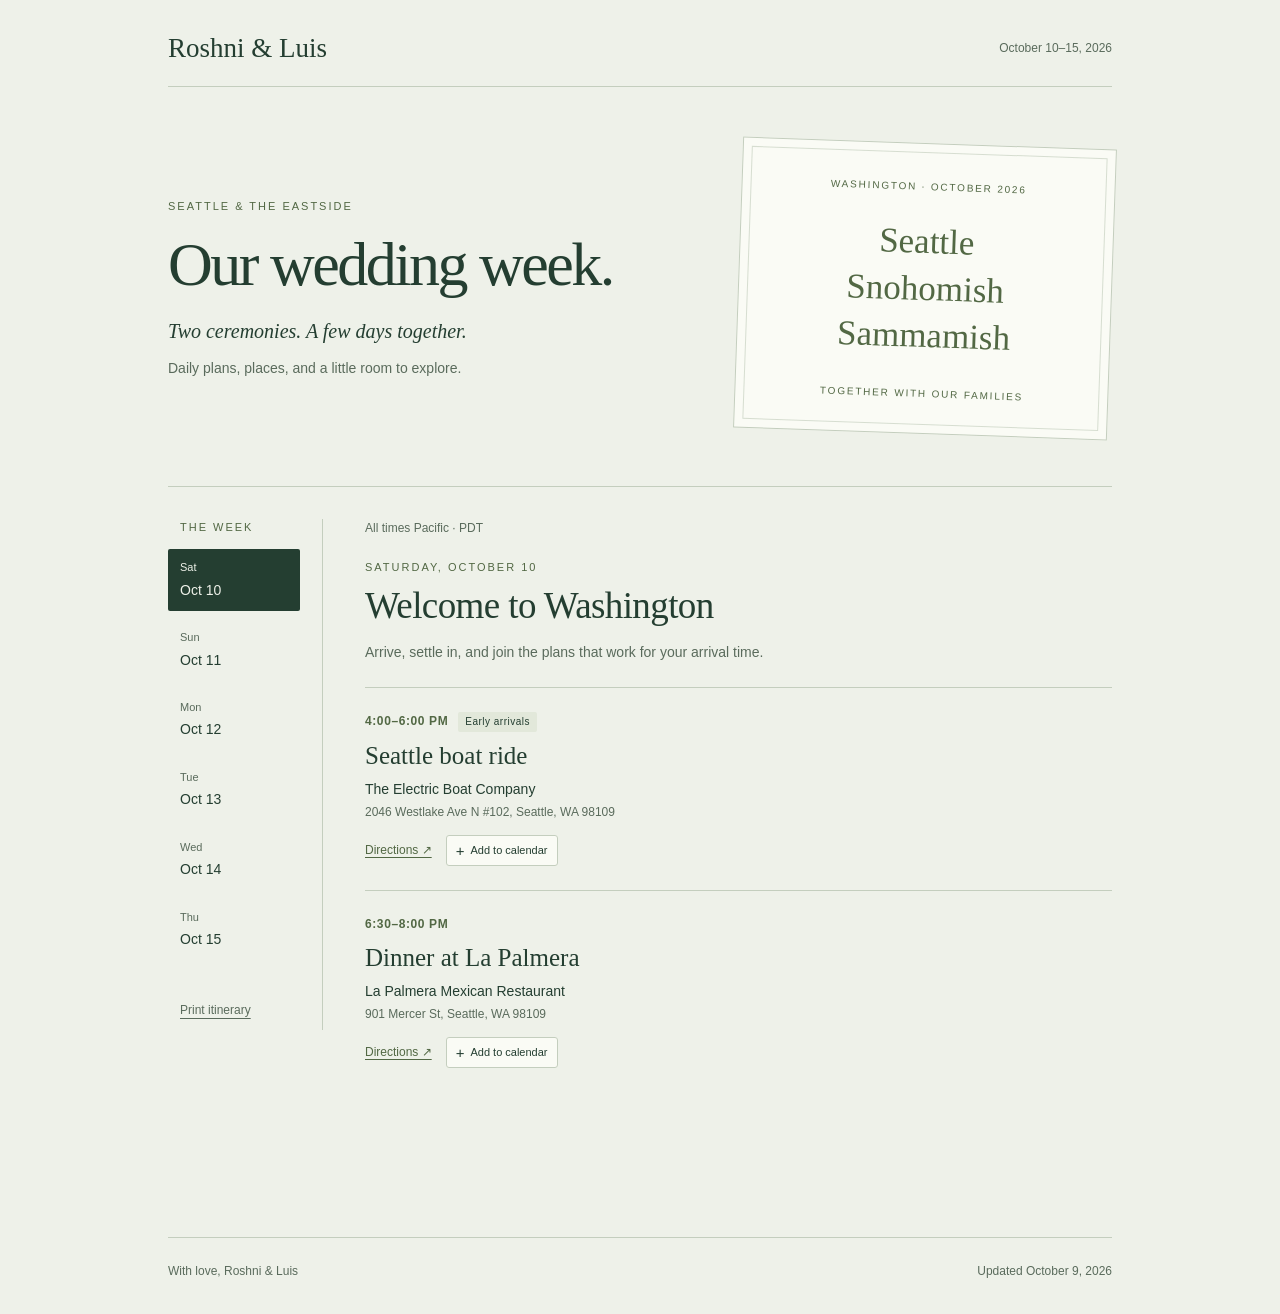
<file: index.html>
<!doctype html>
<html lang="en">
<head>
  <meta charset="utf-8">
  <meta name="viewport" content="width=device-width, initial-scale=1">
  <meta name="theme-color" content="#243e31">
  <meta name="description" content="Roshni and Luis's wedding week. October 10–15, 2026, in Seattle and the Eastside. Daily plans, venues, calendar links, and a Maui honeymoon postcard for our family.">
  <title>Roshni &amp; Luis · Wedding Week</title>
  <link rel="stylesheet" href="styles.css?v=bb5bc34205af">
  <script src="maui.js?v=7e903fc1192d" defer></script>
  <script src="app.js?v=ae8e8ac9362f" defer></script>
</head>
<body>
  <a class="skip-link" href="#itinerary">Skip to itinerary</a>
  <div class="site-shell">
    <header class="site-header"><a class="wordmark" href="#">Roshni &amp; Luis</a><span>October 10–15, 2026</span></header>
    <section class="hero" aria-labelledby="page-title">
      <div class="hero-copy"><p class="eyebrow">Seattle &amp; the Eastside</p><h1 id="page-title">Our wedding week.</h1><p class="welcome">Two ceremonies. A few days together.</p><p class="intro">Daily plans, places, and a little room to explore.</p></div>
      <div class="postcard" aria-label="Celebrating in Seattle, Snohomish, and Sammamish"><span class="postcard-label">Washington · October 2026</span><div class="postcard-places">Seattle<br>Snohomish<br>Sammamish</div><span class="postcard-foot">Together with our families</span></div>
    </section>
    <main class="journal" id="itinerary">
      <nav class="day-nav" aria-label="Wedding itinerary dates"><p class="nav-label">The week</p><div id="date-links"></div><button type="button" class="print-button" id="print-button">Print itinerary</button></nav>
      <div class="day-content"><div class="time-note">All times Pacific · PDT</div><div id="day-panels"></div></div>
    </main>
    <footer class="site-footer"><span>With love, Roshni &amp; Luis</span><span>Updated October 9, 2026</span></footer>
  </div>
  <noscript><p class="noscript-note">Enable JavaScript to see the daily itinerary and calendar links.</p></noscript>
</body>
</html>
</file>
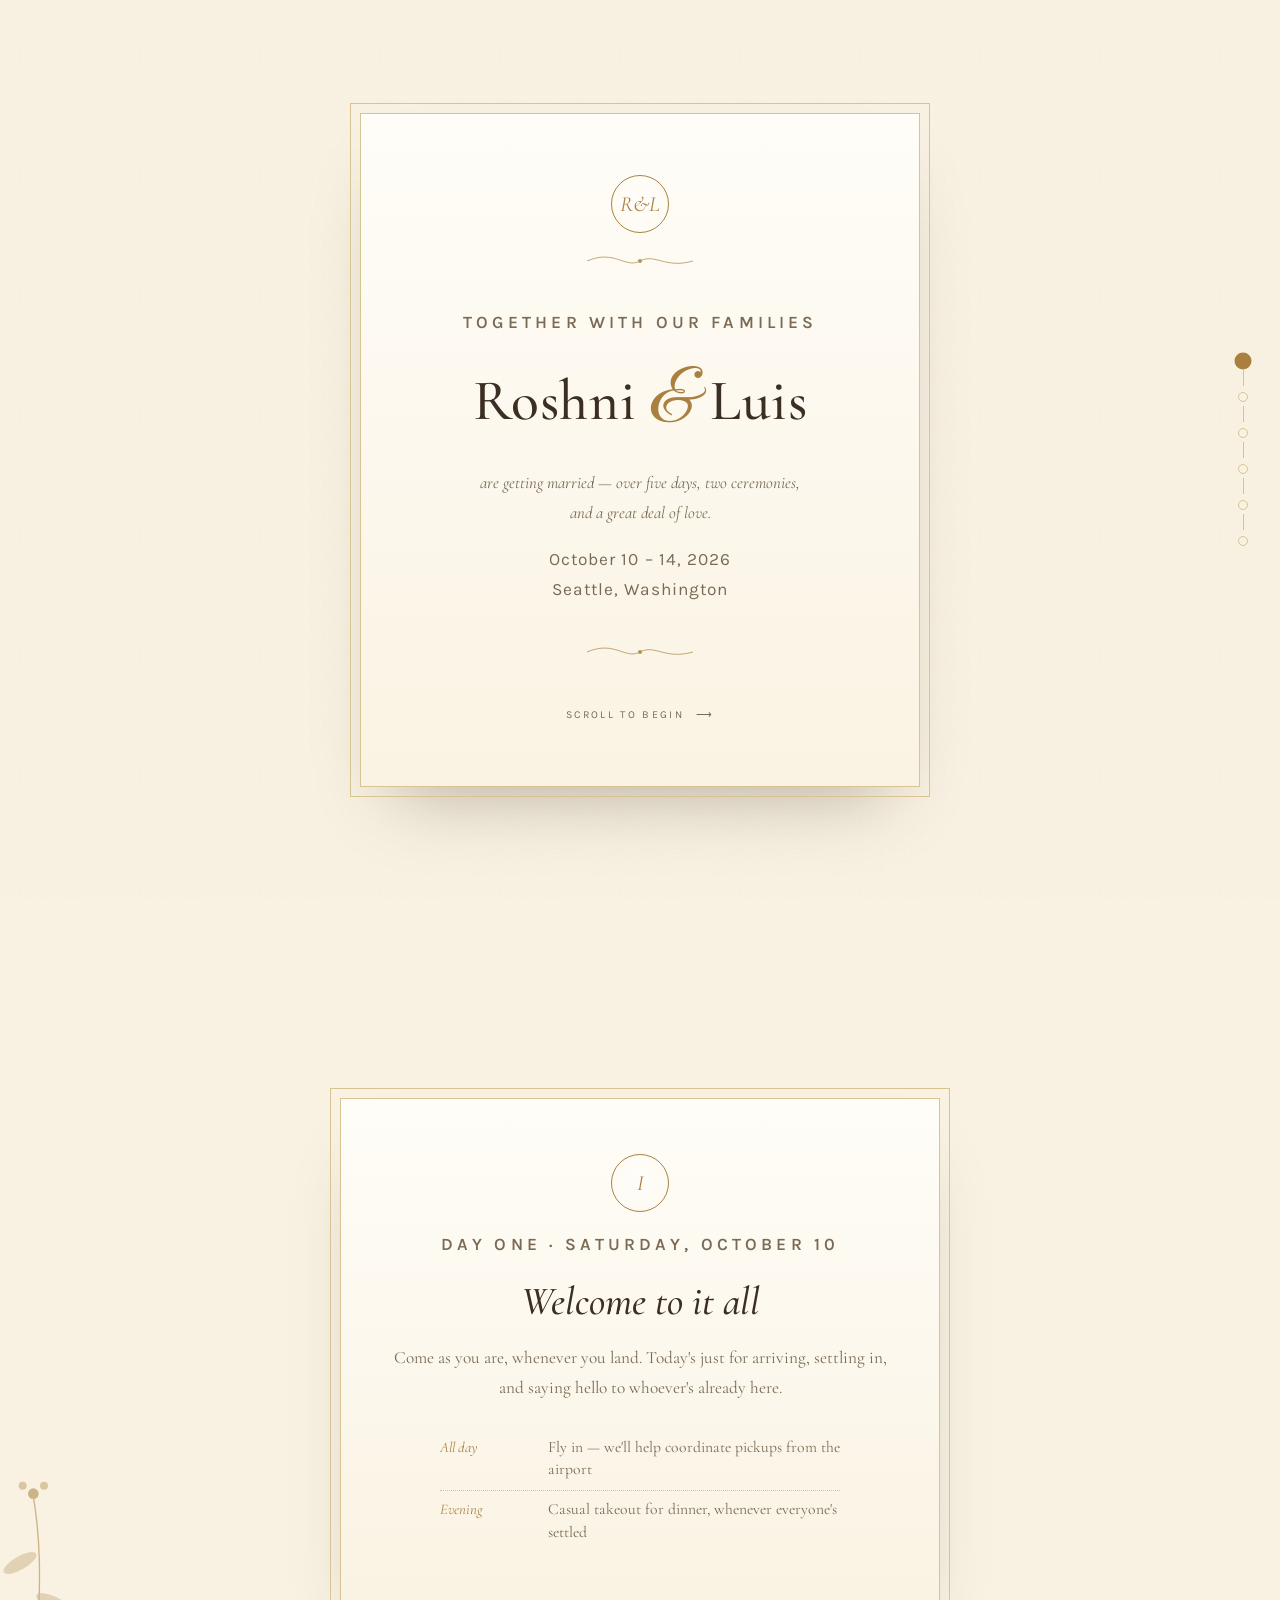
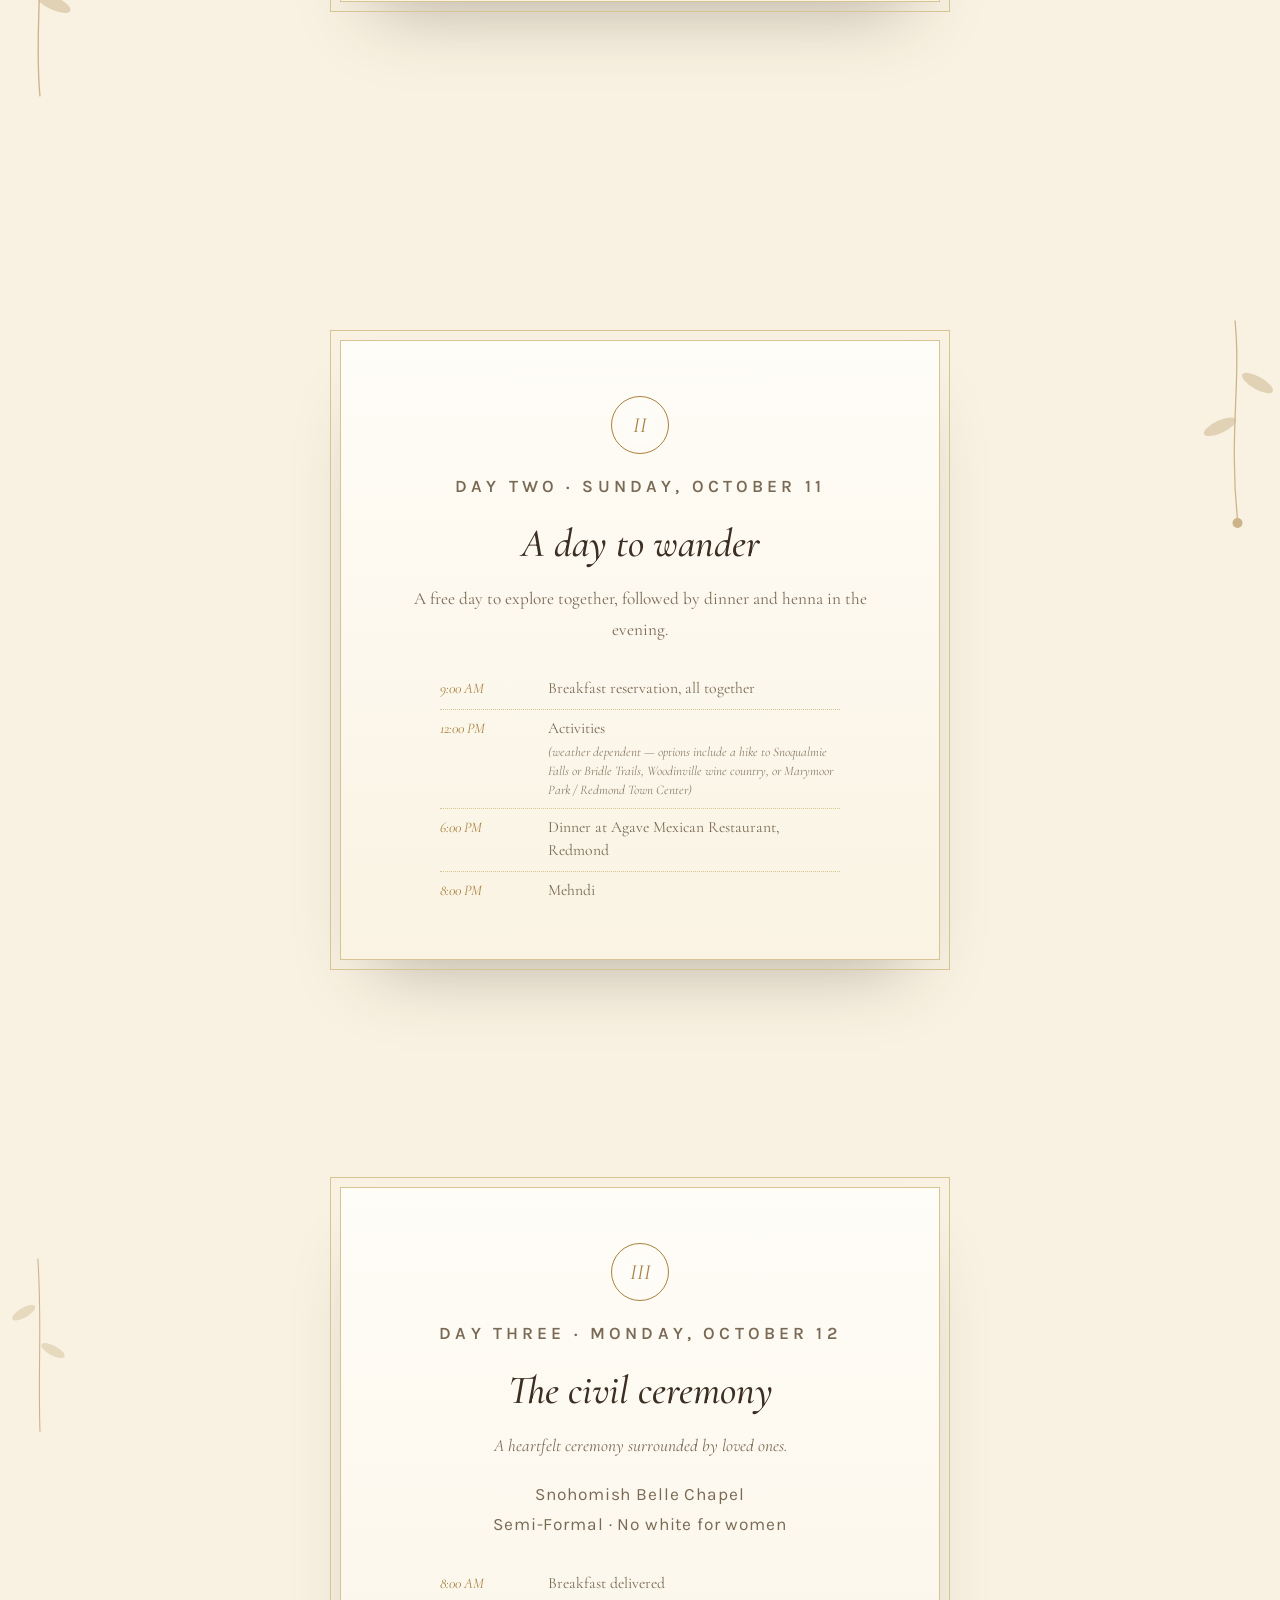
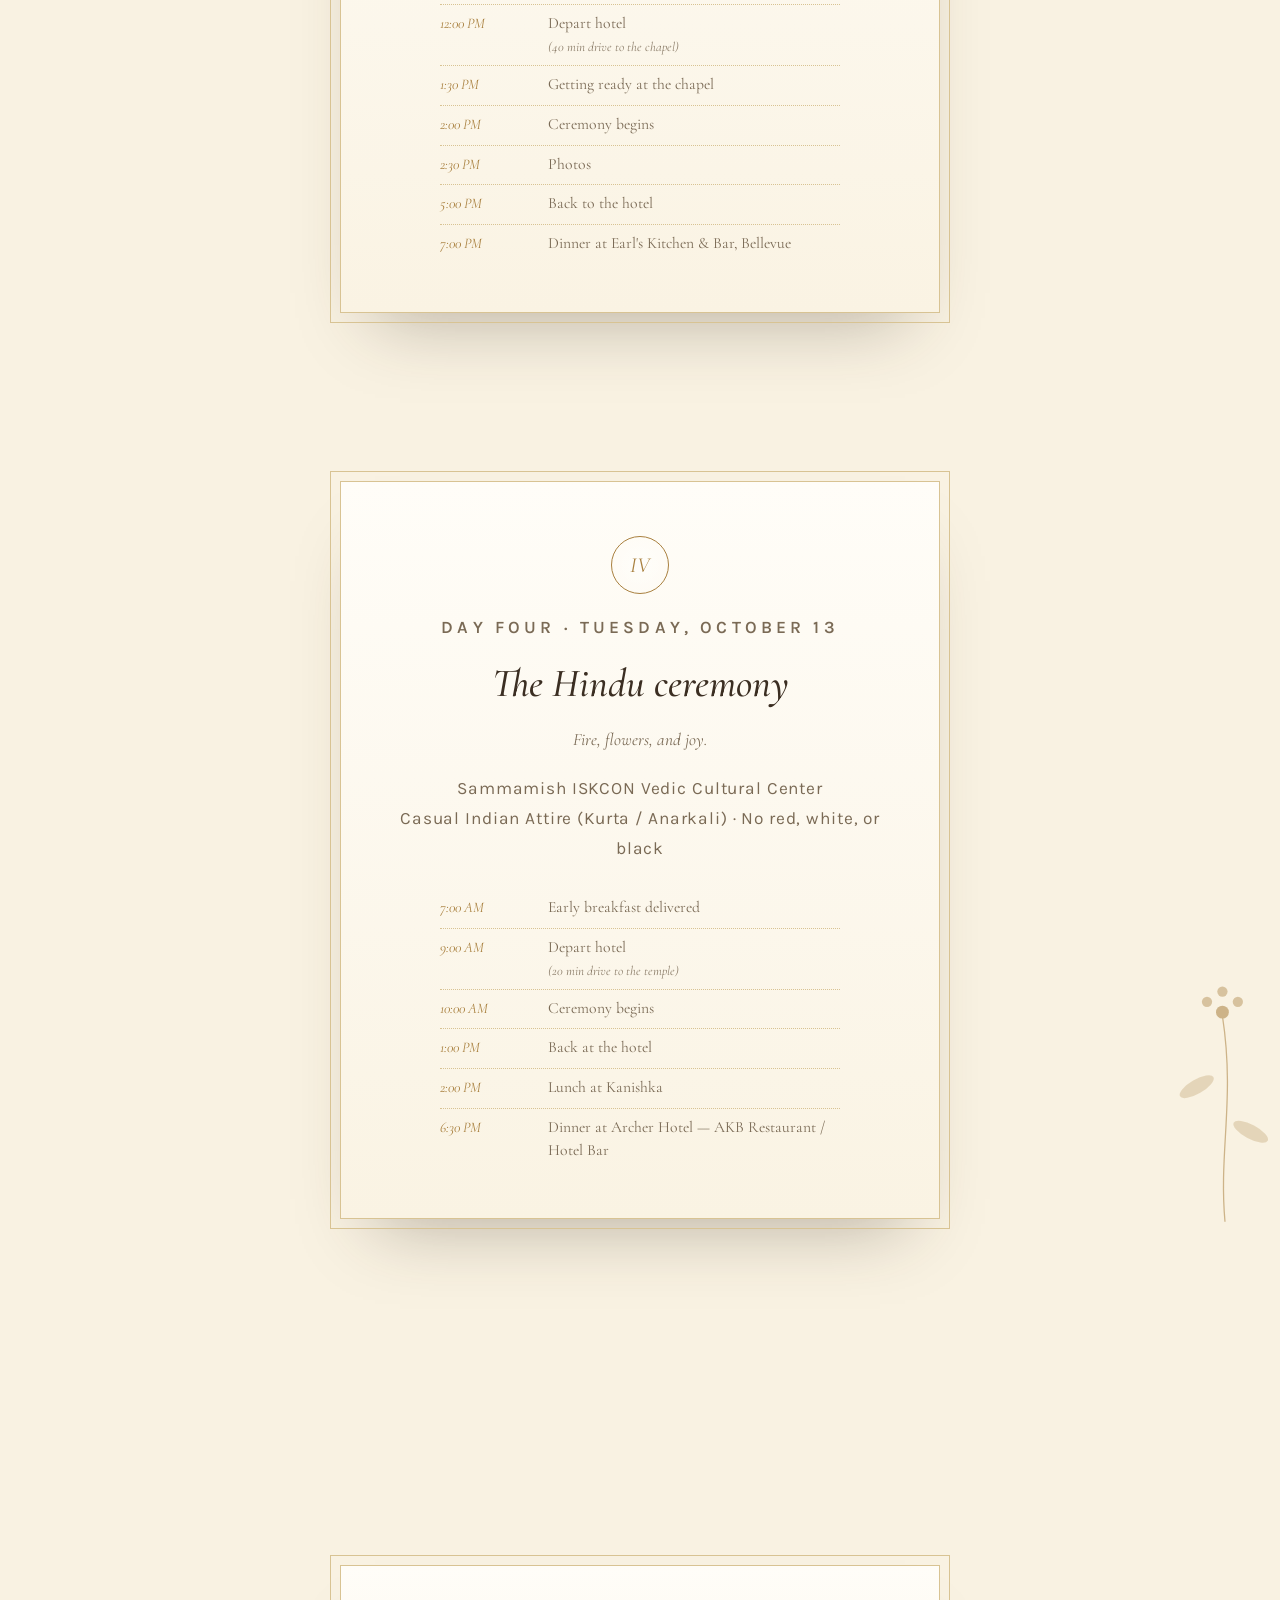
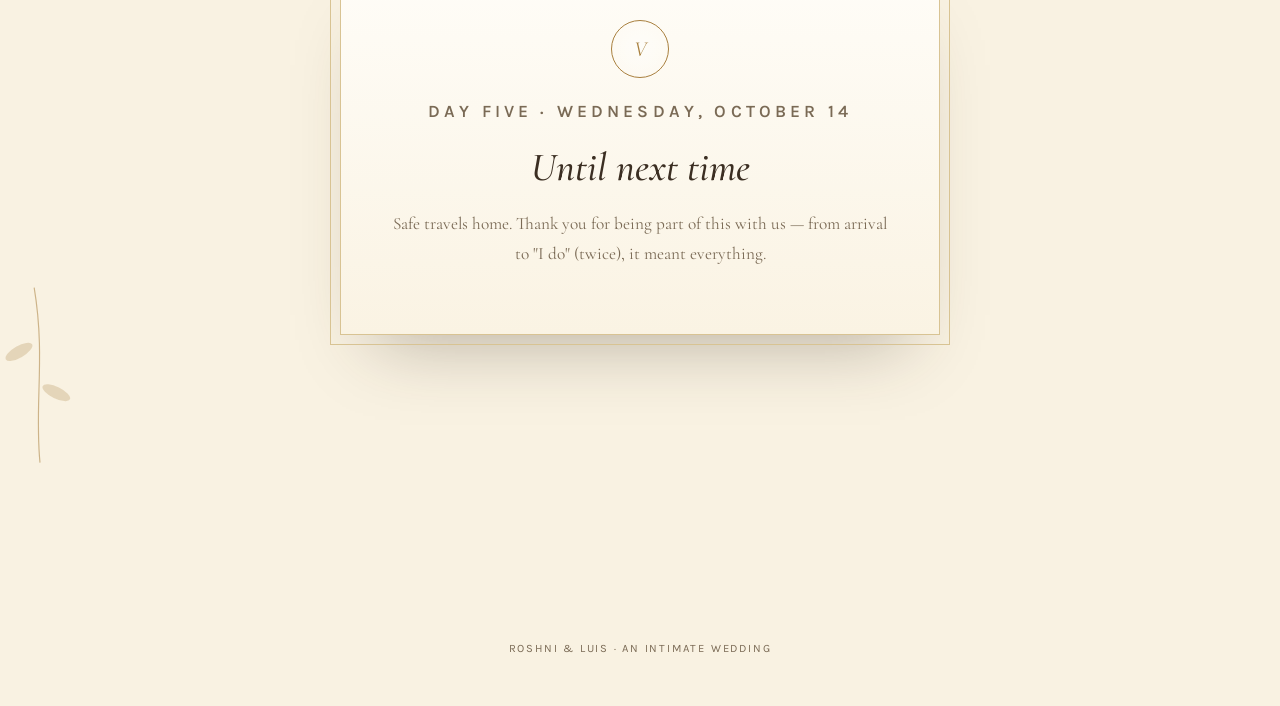
<file: Roshni-and-Luis-Wedding-Invite.html>
<!DOCTYPE html>
<html lang="en">
<head>
<meta charset="UTF-8">
<meta name="viewport" content="width=device-width, initial-scale=1.0">
<title>Roshni & Luis — An Invitation</title>
<link rel="preconnect" href="https://fonts.googleapis.com">
<link rel="preconnect" href="https://fonts.gstatic.com" crossorigin>
<link href="https://fonts.googleapis.com/css2?family=Cormorant+Garamond:ital,wght@0,300;0,400;0,500;0,600;1,400;1,500&family=Great+Vibes&family=Karla:wght@400;500;600&display=swap" rel="stylesheet">
<style>
  :root{
    --paper: #f9f2e2;
    --card-a: #fffdf8;
    --card-b: #faf3e3;
    --ink: #3b2e22;
    --ink-soft: #7a6a55;
    --gold: #a9803f;
    --gold-light: #d8c393;
    --marigold: #c97d2e;
    --ochre: #a8672a;
    --teal: #2e4a44;
    --sindoor: #8c2f3b;
    --plum: #5b4b6e;
  }

  *{box-sizing:border-box;}
  html{scroll-snap-type:y mandatory; scroll-behavior:smooth;}
  body{
    margin:0;
    font-family:'Cormorant Garamond', serif;
    background:var(--paper);
    color:var(--ink);
    overflow-x:hidden;
  }

  /* fine paper grain, uniform across the whole invite */
  body::before{
    content:"";
    position:fixed; inset:0;
    z-index:1;
    pointer-events:none;
    opacity:0.5;
    background-image:url("data:image/svg+xml;utf8,<svg xmlns='http://www.w3.org/2000/svg' width='120' height='120'><filter id='n'><feTurbulence type='fractalNoise' baseFrequency='0.9' numOctaves='2' stitchTiles='stitch'/></filter><rect width='100%25' height='100%25' filter='url(%23n)' opacity='0.05'/></svg>");
  }

  h1,h2{margin:0; font-weight:500;}
  .script{font-family:'Great Vibes', cursive; font-weight:400;}

  .eyebrow{
    font-family:'Karla', sans-serif;
    font-weight:600;
    letter-spacing:0.24em;
    text-transform:uppercase;
    font-size:0.68rem;
    color:var(--ink-soft);
  }

  section{
    min-height:100svh;
    scroll-snap-align:start;
    display:flex;
    align-items:center;
    justify-content:center;
    position:relative;
    padding: 5rem 6vw;
    z-index:2;
  }

  /* ---------- card frame ---------- */
  .card{
    position:relative;
    max-width:600px;
    width:100%;
    background:linear-gradient(180deg, var(--card-a), var(--card-b));
    border:1px solid var(--gold-light);
    outline:1px solid var(--gold-light);
    outline-offset:9px;
    padding:3.4rem 3rem 3rem;
    text-align:center;
    box-shadow:0 40px 70px -35px rgba(59,46,34,0.35);
    opacity:0;
    transform:translateY(22px);
    transition:opacity 1s cubic-bezier(.2,.7,.2,1), transform 1s cubic-bezier(.2,.7,.2,1);
  }
  section.in-view .card{opacity:1; transform:translateY(0);}

  .seal{
    width:58px; height:58px;
    border-radius:50%;
    border:1px solid var(--gold);
    display:flex; align-items:center; justify-content:center;
    margin:0 auto 1.1rem;
    font-family:'Cormorant Garamond', serif;
    font-style:italic;
    font-size:1.35rem;
    color:var(--gold);
    background:radial-gradient(circle, rgba(255,255,255,0.5), transparent 70%);
  }

  .ornament{
    width:110px;
    margin:0 auto;
    color:var(--dot, var(--gold));
    opacity:0.85;
  }
  .ornament.top{margin-bottom:0.9rem;}
  .ornament.bottom{margin-top:1.3rem;}

  .card h2{
    font-size:clamp(1.9rem, 4.4vw, 2.5rem);
    font-style:italic;
    margin-top:0.5rem;
  }
  .card p{
    font-size:1.08rem;
    line-height:1.75;
    color:var(--ink-soft);
    margin-top:1.1rem;
  }
  .detail-note{
    display:inline-block;
    margin-top:1.6rem;
    font-family:'Karla', sans-serif;
    font-size:0.74rem;
    letter-spacing:0.08em;
    color:var(--dot, var(--gold));
    border-top:1px solid var(--gold-light);
    padding-top:0.9rem;
  }

  .meta{
    margin-top:0.7rem;
    font-family:'Karla', sans-serif;
    font-size:0.72rem;
    letter-spacing:0.06em;
    color:var(--dot, var(--gold));
    line-height:1.6;
  }
  .meta span{display:block;}

  .tagline-small{
    font-style:italic;
    font-size:1rem;
    color:var(--ink-soft);
    margin-top:0.4rem;
  }
  .meta-line{
    font-family:'Karla', sans-serif;
    font-size:0.7rem;
    letter-spacing:0.05em;
    color:var(--dot, var(--gold));
    margin-top:0.9rem;
    line-height:1.7;
  }
  .meta-line span{display:block;}

  .schedule{
    text-align:left;
    max-width:400px;
    margin:1.6rem auto 0;
  }
  .schedule .row{
    display:flex;
    gap:1rem;
    align-items:baseline;
    padding:0.5rem 0;
    border-bottom:1px dotted var(--gold-light);
  }
  .schedule .row:last-child{border-bottom:none;}
  .schedule .time{
    font-style:italic;
    color:var(--gold);
    font-size:0.92rem;
    width:92px;
    flex-shrink:0;
  }
  .schedule .event{
    font-size:0.98rem;
    color:var(--ink-soft);
    line-height:1.45;
  }
  .schedule .event em{
    display:block;
    font-style:italic;
    font-size:0.82rem;
    opacity:0.85;
    margin-top:0.15rem;
  }

  .sprig{position:absolute; z-index:0; color:var(--gold); opacity:0.55;}

  /* ---------- day accent colors ---------- */
  #day1{--dot: var(--marigold);}
  #day2{--dot: var(--ochre);}
  #day3{--dot: var(--teal);}
  #day4{--dot: var(--sindoor);}
  #day5{--dot: var(--plum);}

  /* ---------- hero ---------- */
  #hero .card{max-width:560px; padding:3.8rem 3rem 3.2rem;}
  #hero .amp{color:var(--gold); font-size:1.3em;}
  #hero h1{
    font-size:clamp(2.4rem, 7vw, 3.6rem);
    letter-spacing:0.01em;
  }
  #hero .tagline{
    font-size:1.05rem;
    color:var(--ink-soft);
    margin-top:1.2rem;
    font-style:italic;
  }
  #hero .scroll-cue{
    margin-top:2.4rem;
    font-family:'Karla', sans-serif;
    font-size:0.66rem;
    letter-spacing:0.22em;
    text-transform:uppercase;
    color:var(--ink-soft);
  }
  #hero .scroll-cue span{display:inline-block; margin-left:0.4rem; animation:bob 2.6s ease-in-out infinite;}
  @keyframes bob{0%,100%{transform:translateY(0);}50%{transform:translateY(5px);}}

  /* ---------- garland nav ---------- */
  nav.garland{
    position:fixed; z-index:50;
    right:2rem; top:50%; transform:translateY(-50%);
    display:flex; flex-direction:column; align-items:center;
  }
  nav.garland .thread{width:1px; flex:1; min-height:16px; background:var(--gold-light);}
  nav.garland button{
    -webkit-appearance:none; appearance:none;
    background:var(--paper);
    border:1px solid var(--gold-light);
    width:10px; height:10px; border-radius:50%;
    padding:0; cursor:pointer; position:relative; flex-shrink:0;
    transition:transform .4s ease, background .4s ease, border-color .4s ease;
  }
  nav.garland button::after{
    content:attr(data-label);
    position:absolute; right:20px; top:50%; transform:translateY(-50%);
    font-family:'Cormorant Garamond', serif; font-style:italic;
    font-size:0.85rem; color:var(--ink-soft);
    white-space:nowrap; opacity:0; pointer-events:none; transition:opacity .25s ease;
  }
  nav.garland button:hover::after{opacity:1;}
  nav.garland button.active{
    transform:scale(1.7);
    background:var(--dot, var(--gold));
    border-color:var(--dot, var(--gold));
  }

  @media (max-width:760px){
    nav.garland{
      right:auto; left:0; top:0; transform:none;
      flex-direction:row; width:100%; padding:0.9rem 6vw;
      background:linear-gradient(var(--paper) 55%, transparent);
    }
    nav.garland .thread{width:auto; height:1px; flex:1; min-height:0;}
    nav.garland button::after{display:none;}
    section{padding:5rem 6vw 3rem;}
    .card{padding:2.6rem 1.8rem 2.4rem;}
  }

  footer{
    position:relative; z-index:2;
    text-align:center; padding:2.6rem 6vw 3.2rem;
    font-family:'Karla', sans-serif;
    font-size:0.7rem; letter-spacing:0.16em; text-transform:uppercase;
    color:var(--ink-soft);
  }

  @media (prefers-reduced-motion: reduce){
    html{scroll-behavior:auto;}
    .card{transition:none; opacity:1; transform:none;}
    #hero .scroll-cue span{animation:none;}
  }
</style>
</head>
<body>

<nav class="garland" aria-label="Wedding day navigation">
  <a href="#hero"><button data-label="Welcome" data-target="hero"></button></a>
  <div class="thread"></div>
  <a href="#day1"><button data-label="Day One" data-target="day1"></button></a>
  <div class="thread"></div>
  <a href="#day2"><button data-label="Day Two" data-target="day2"></button></a>
  <div class="thread"></div>
  <a href="#day3"><button data-label="Day Three" data-target="day3"></button></a>
  <div class="thread"></div>
  <a href="#day4"><button data-label="Day Four" data-target="day4"></button></a>
  <div class="thread"></div>
  <a href="#day5"><button data-label="Day Five" data-target="day5"></button></a>
</nav>

<section id="hero">
  <div class="card">
    <div class="seal">R&amp;L</div>
    <svg class="ornament top" viewBox="0 0 110 20" fill="none" xmlns="http://www.w3.org/2000/svg">
      <path d="M2 10 C 30 -2, 40 18, 55 10 C 70 2, 80 18, 108 10" stroke="currentColor" stroke-width="0.8"/>
      <circle cx="55" cy="10" r="2" fill="currentColor"/>
    </svg>
    <p class="eyebrow">Together with our families</p>
    <h1>Roshni <span class="script amp">&amp;</span> Luis</h1>
    <p class="tagline">are getting married — over five days, two ceremonies,<br>and a great deal of love.</p>
    <p class="meta" style="margin-top:1rem;"><span>October 10 – 14, 2026</span><span>Seattle, Washington</span></p>
    <svg class="ornament bottom" viewBox="0 0 110 20" fill="none" xmlns="http://www.w3.org/2000/svg">
      <path d="M2 10 C 30 -2, 40 18, 55 10 C 70 2, 80 18, 108 10" stroke="currentColor" stroke-width="0.8"/>
      <circle cx="55" cy="10" r="2" fill="currentColor"/>
    </svg>
    <p class="scroll-cue">Scroll to begin <span>&#10230;</span></p>
  </div>
</section>

<section id="day1">
  <svg class="sprig" style="width:160px; left:-40px; bottom:10%;" viewBox="0 0 120 200" fill="none" xmlns="http://www.w3.org/2000/svg">
    <path d="M60 190 C 55 140, 65 100, 55 40" stroke="currentColor" stroke-width="1"/>
    <ellipse cx="45" cy="90" rx="14" ry="5" transform="rotate(-30 45 90)" fill="currentColor" opacity="0.5"/>
    <ellipse cx="70" cy="120" rx="14" ry="5" transform="rotate(25 70 120)" fill="currentColor" opacity="0.5"/>
    <circle cx="55" cy="38" r="4" fill="currentColor"/>
    <circle cx="47" cy="32" r="3" fill="currentColor" opacity="0.7"/>
    <circle cx="63" cy="32" r="3" fill="currentColor" opacity="0.7"/>
  </svg>
  <div class="card">
    <div class="seal">I</div>
    <p class="eyebrow">Day One &middot; Saturday, October 10</p>
    <h2>Welcome to it all</h2>
    <p>Come as you are, whenever you land. Today's just for arriving, settling in, and saying hello to whoever's already here.</p>
    <div class="schedule">
      <div class="row"><div class="time">All day</div><div class="event">Fly in — we'll help coordinate pickups from the airport</div></div>
      <div class="row"><div class="time">Evening</div><div class="event">Casual takeout for dinner, whenever everyone's settled</div></div>
    </div>
  </div>
</section>

<section id="day2">
  <svg class="sprig" style="width:150px; right:-30px; top:12%;" viewBox="0 0 120 200" fill="none" xmlns="http://www.w3.org/2000/svg">
    <path d="M60 10 C 65 60, 55 100, 62 170" stroke="currentColor" stroke-width="1"/>
    <ellipse cx="78" cy="60" rx="14" ry="5" transform="rotate(30 78 60)" fill="currentColor" opacity="0.5"/>
    <ellipse cx="48" cy="95" rx="14" ry="5" transform="rotate(-25 48 95)" fill="currentColor" opacity="0.5"/>
    <circle cx="62" cy="172" r="4" fill="currentColor"/>
  </svg>
  <div class="card">
    <div class="seal">II</div>
    <p class="eyebrow">Day Two &middot; Sunday, October 11</p>
    <h2>A day to wander</h2>
    <p>A free day to explore together, followed by dinner and henna in the evening.</p>
    <div class="schedule">
      <div class="row"><div class="time">9:00 AM</div><div class="event">Breakfast reservation, all together</div></div>
      <div class="row"><div class="time">12:00 PM</div><div class="event">Activities <em>(weather dependent — options include a hike to Snoqualmie Falls or Bridle Trails, Woodinville wine country, or Marymoor Park / Redmond Town Center)</em></div></div>
      <div class="row"><div class="time">6:00 PM</div><div class="event">Dinner at Agave Mexican Restaurant, Redmond</div></div>
      <div class="row"><div class="time">8:00 PM</div><div class="event">Mehndi</div></div>
    </div>
  </div>
</section>

<section id="day3">
  <svg class="sprig" style="width:130px; left:-25px; top:14%;" viewBox="0 0 120 200" fill="none" xmlns="http://www.w3.org/2000/svg">
    <path d="M60 190 C 58 130, 62 90, 58 30" stroke="currentColor" stroke-width="1"/>
    <ellipse cx="45" cy="80" rx="12" ry="4.5" transform="rotate(-30 45 80)" fill="currentColor" opacity="0.4"/>
    <ellipse cx="72" cy="115" rx="12" ry="4.5" transform="rotate(28 72 115)" fill="currentColor" opacity="0.4"/>
  </svg>
  <div class="card">
    <div class="seal">III</div>
    <p class="eyebrow">Day Three &middot; Monday, October 12</p>
    <h2>The civil ceremony</h2>
    <p class="tagline-small">A heartfelt ceremony surrounded by loved ones.</p>
    <p class="meta-line"><span>Snohomish Belle Chapel</span><span>Semi-Formal &middot; No white for women</span></p>
    <div class="schedule">
      <div class="row"><div class="time">8:00 AM</div><div class="event">Breakfast delivered</div></div>
      <div class="row"><div class="time">12:00 PM</div><div class="event">Depart hotel <em>(40 min drive to the chapel)</em></div></div>
      <div class="row"><div class="time">1:30 PM</div><div class="event">Getting ready at the chapel</div></div>
      <div class="row"><div class="time">2:00 PM</div><div class="event">Ceremony begins</div></div>
      <div class="row"><div class="time">2:30 PM</div><div class="event">Photos</div></div>
      <div class="row"><div class="time">5:00 PM</div><div class="event">Back to the hotel</div></div>
      <div class="row"><div class="time">7:00 PM</div><div class="event">Dinner at Earl's Kitchen &amp; Bar, Bellevue</div></div>
    </div>
  </div>
</section>

<section id="day4">
  <svg class="sprig" style="width:180px; right:-35px; bottom:8%;" viewBox="0 0 140 200" fill="none" xmlns="http://www.w3.org/2000/svg">
    <path d="M70 195 C 65 140, 78 100, 68 35" stroke="currentColor" stroke-width="1"/>
    <circle cx="68" cy="32" r="5" fill="currentColor"/>
    <circle cx="56" cy="24" r="4" fill="currentColor" opacity="0.75"/>
    <circle cx="80" cy="24" r="4" fill="currentColor" opacity="0.75"/>
    <circle cx="68" cy="16" r="4" fill="currentColor" opacity="0.75"/>
    <ellipse cx="48" cy="90" rx="15" ry="5.5" transform="rotate(-30 48 90)" fill="currentColor" opacity="0.45"/>
    <ellipse cx="90" cy="125" rx="15" ry="5.5" transform="rotate(28 90 125)" fill="currentColor" opacity="0.45"/>
  </svg>
  <div class="card">
    <div class="seal">IV</div>
    <p class="eyebrow">Day Four &middot; Tuesday, October 13</p>
    <h2>The Hindu ceremony</h2>
    <p class="tagline-small">Fire, flowers, and joy.</p>
    <p class="meta-line"><span>Sammamish ISKCON Vedic Cultural Center</span><span>Casual Indian Attire (Kurta / Anarkali) &middot; No red, white, or black</span></p>
    <div class="schedule">
      <div class="row"><div class="time">7:00 AM</div><div class="event">Early breakfast delivered</div></div>
      <div class="row"><div class="time">9:00 AM</div><div class="event">Depart hotel <em>(20 min drive to the temple)</em></div></div>
      <div class="row"><div class="time">10:00 AM</div><div class="event">Ceremony begins</div></div>
      <div class="row"><div class="time">1:00 PM</div><div class="event">Back at the hotel</div></div>
      <div class="row"><div class="time">2:00 PM</div><div class="event">Lunch at Kanishka</div></div>
      <div class="row"><div class="time">6:30 PM</div><div class="event">Dinner at Archer Hotel — AKB Restaurant / Hotel Bar</div></div>
    </div>
  </div>
</section>

<section id="day5">
  <svg class="sprig" style="width:140px; left:-30px; bottom:14%;" viewBox="0 0 120 200" fill="none" xmlns="http://www.w3.org/2000/svg">
    <path d="M60 190 C 55 140, 65 100, 55 40" stroke="currentColor" stroke-width="1"/>
    <ellipse cx="42" cy="95" rx="13" ry="5" transform="rotate(-30 42 95)" fill="currentColor" opacity="0.45"/>
    <ellipse cx="74" cy="130" rx="13" ry="5" transform="rotate(26 74 130)" fill="currentColor" opacity="0.45"/>
  </svg>
  <div class="card">
    <div class="seal">V</div>
    <p class="eyebrow">Day Five &middot; Wednesday, October 14</p>
    <h2>Until next time</h2>
    <p>Safe travels home. Thank you for being part of this with us — from arrival to "I do" (twice), it meant everything.</p>
  </div>
</section>

<footer>Roshni &amp; Luis &middot; An Intimate Wedding</footer>

<script>
  const sections = document.querySelectorAll('section');
  const buttons = document.querySelectorAll('nav.garland button');
  const io = new IntersectionObserver((entries)=>{
    entries.forEach(entry=>{
      const id = entry.target.id;
      const btn = document.querySelector(`button[data-target="${id}"]`);
      if(entry.isIntersecting && entry.intersectionRatio > 0.5){
        entry.target.classList.add('in-view');
        buttons.forEach(b=>b.classList.remove('active'));
        if(btn) btn.classList.add('active');
      }
    });
  }, {threshold:[0,0.5,1]});
  sections.forEach(s=>io.observe(s));
</script>

</body>
</html>
</file>
<file: styles.css>
:root{color-scheme:light;--paper:#eef1e9;--ink:#243e31;--muted:#5a6b5c;--line:#c4cebe;--accent:#526844;--surface:#fafbf5;--soft:#e2e8da}
*{box-sizing:border-box}
html{scroll-behavior:smooth}
body{margin:0;background:var(--paper);color:var(--ink);font:16px/1.6 Arial,Helvetica,sans-serif}
a{color:inherit;text-underline-offset:3px}
button,a,summary{-webkit-tap-highlight-color:transparent}
button{font:inherit;cursor:pointer}
button:focus-visible,a:focus-visible,summary:focus-visible{outline:2px solid var(--accent);outline-offset:5px}
.site-shell{max-width:1040px;margin:auto;padding:32px 48px 0}
.site-header{display:flex;justify-content:space-between;align-items:center;gap:20px;padding-bottom:22px;border-bottom:1px solid var(--line)}
.wordmark{font:400 27px/1.2 Georgia,serif;text-decoration:none}
.site-header>span{font-size:12px;color:var(--muted)}
.hero{display:grid;grid-template-columns:1.35fr 1fr;gap:64px;align-items:center;padding:56px 0 52px}
.eyebrow,.postcard-label,.postcard-foot,.nav-label,.day-date{font-size:11px;text-transform:uppercase;letter-spacing:2px;color:var(--accent)}
h1,h2,h3,p{margin:0}
h1{font:400 62px/1.06 Georgia,serif;letter-spacing:-2.5px;margin:16px 0 20px;max-width:460px}
.welcome{font:400 italic 20px/1.4 Georgia,serif}
.intro{font-size:14px;color:var(--muted);margin-top:12px}
.postcard{background:var(--surface);border:1px solid var(--line);padding:28px;text-align:center;transform:rotate(2deg);position:relative}
.postcard::after{content:'';position:absolute;inset:8px;border:1px solid var(--line);pointer-events:none;opacity:.65}
.postcard-label,.postcard-foot{font-size:10px;letter-spacing:1.8px;position:relative;z-index:1}
.postcard-places{font:400 35px/1.35 Georgia,serif;padding:20px 0;color:var(--accent)}
.journal{display:grid;grid-template-columns:155px minmax(0,1fr);gap:42px;border-top:1px solid var(--line);padding-top:32px;scroll-margin-top:24px}
.day-nav{border-right:1px solid var(--line);padding-right:22px}
.nav-label{margin:0 0 12px 12px}
.day-link{display:block;padding:10px 12px;text-decoration:none;margin-bottom:8px;font-size:14px;border-radius:2px}
.day-link .weekday{font-size:11px;display:block;color:var(--muted);margin-bottom:2px}
.day-link[aria-current=date]{background:var(--ink);color:var(--paper)}
.day-link[aria-current=date] .weekday{color:var(--paper)}
.day-link:hover{background:var(--soft)}
.day-link[aria-current=date]:hover{background:var(--ink)}
.print-button{background:none;border:0;color:var(--muted);font-size:12px;text-decoration:underline;text-underline-offset:4px;padding:10px 12px;margin-top:22px}
.time-note{font-size:12px;color:var(--muted);margin-bottom:20px}
.day-date{margin-bottom:8px}
h2{font:400 37px/1.2 Georgia,serif;letter-spacing:-.6px}
.day-intro{margin-top:12px;color:var(--muted);font-size:14px;max-width:600px}
.event-list{margin-top:24px}
.event{padding:24px 0;border-top:1px solid var(--line)}
.event-topline{display:flex;align-items:center;flex-wrap:wrap;gap:10px;margin-bottom:8px}
.event-time{font-size:12px;font-weight:600;letter-spacing:.6px;color:var(--accent)}
.event-tag{font-size:10px;letter-spacing:.5px;background:var(--soft);padding:2px 7px;border-radius:2px;color:var(--ink)}
h3{font:400 25px/1.25 Georgia,serif}
.event-venue{font-size:14px;margin-top:7px;color:var(--ink)}
.event-address{font-size:12px;color:var(--muted);margin-top:2px}
.event-description{font-size:14px;color:var(--muted);margin-top:10px;max-width:600px}
.event-options{font-size:14px;color:var(--muted);padding-left:20px;margin:12px 0 0}
.event-options li{padding:3px 0}
.event-options a:hover{text-decoration-thickness:2px}
.event-actions{display:flex;gap:14px;align-items:center;flex-wrap:wrap;margin-top:13px}
.directions{font-size:12px;color:var(--accent)}
.calendar-menu{position:relative}
.calendar-menu summary{display:inline-flex;list-style:none;align-items:center;gap:6px;font:400 11px/1.2 Arial,sans-serif;padding:7px 9px;border:1px solid var(--line);background:var(--surface);border-radius:3px;cursor:pointer;min-height:29px}
.calendar-menu summary::-webkit-details-marker{display:none}
.calendar-menu summary::before{content:'+';font-size:15px;line-height:1}
.calendar-menu[open] summary{background:var(--soft)}
.calendar-choices{position:absolute;left:0;top:calc(100% + 6px);z-index:5;min-width:205px;padding:6px;background:var(--surface);border:1px solid var(--line);box-shadow:0 9px 22px #243e3118;border-radius:4px}
.calendar-choices a{display:block;padding:9px 10px;font-size:12px;text-decoration:none}
.calendar-choices a:hover{background:var(--soft)}
.event-schedule{padding-left:0;list-style:none;font-size:13px;margin:12px 0 0;color:var(--muted)}
.event-schedule li{display:flex;gap:12px;margin-top:4px}
.event-schedule time{min-width:78px;color:var(--accent)}
.site-footer{border-top:1px solid var(--line);margin-top:38px;padding:24px 0 32px;display:flex;justify-content:space-between;gap:12px;flex-wrap:wrap;font-size:12px;color:var(--muted)}
.skip-link{position:absolute;top:8px;left:8px;padding:8px;background:var(--surface);transform:translateY(-200%);z-index:10}
.skip-link:focus{transform:translateY(0)}
.noscript-note{margin:24px;text-align:center}
[hidden]{display:none!important}
@media(min-width:801px){.day-nav{align-self:start;position:sticky;top:24px}.day-content{min-height:680px}}
@media(max-width:800px){.site-shell{padding:24px 28px 0}.hero{gap:30px;padding:38px 0}.hero h1{font-size:49px}.postcard{padding:20px}.postcard-places{font-size:29px}.journal{grid-template-columns:1fr;gap:20px;padding-top:24px}.day-nav{border:0;padding:0}.nav-label{display:none}#date-links{display:grid;grid-template-columns:repeat(5,minmax(0,1fr));gap:6px}.day-link{margin:0;text-align:center;padding:9px 4px;border:1px solid var(--line);font-size:13px}.print-button{margin-top:10px;padding-left:0}.time-note{margin-bottom:16px}h2{font-size:33px}}
@media(max-width:520px){.site-shell{padding:22px 20px 0}.site-header{align-items:start;padding-bottom:17px}.wordmark{font-size:23px}.site-header>span{max-width:110px;text-align:right;font-size:11px}.hero{grid-template-columns:1fr;gap:25px;padding:32px 0}.hero h1{font-size:48px;max-width:300px}.welcome{font-size:18px}.postcard{transform:none;max-width:100%;padding:18px}.postcard-places{font-size:24px;padding:12px 0}.postcard-label,.postcard-foot{font-size:9px}.day-link .weekday{font-size:10px}.day-link{font-size:12px}.event{padding:22px 0}h3{font-size:23px}.calendar-menu summary{min-height:40px;padding:10px 11px}.directions{display:inline-flex;align-items:center;min-height:40px}.event-actions{gap:12px}.site-footer{font-size:11px}}
@media(prefers-reduced-motion:reduce){html{scroll-behavior:auto}}
@media print{body{background:white;color:#17271d;font-size:11pt}.site-shell{max-width:none;padding:0}.hero{padding:20px 0;grid-template-columns:1fr}.hero h1{font-size:32pt}.postcard,.day-nav,.event-actions,.skip-link{display:none!important}.journal{display:block;padding:12px 0}.day-panel[hidden]{display:block!important}.day-panel{margin-top:26px}.day-content{min-height:0}.event{break-inside:avoid;padding:12px 0}h2{font-size:22pt}h3{font-size:17pt}.site-footer{margin-top:20px}}

/* Maui postcard */

#maui-feature{--pf-paper:var(--paper);--pf-ink:var(--ink);--pf-muted:var(--muted);--pf-line:var(--line);--pf-surface:var(--surface);--pf-water:#a8c5b5;--pf-sand:#e5d9b7;--pf-sun:#dca873;--pf-sky:#e8ece0;--pf-shadow:#243e3125}




#maui-feature .pf-perspective{perspective:1400px;margin:32px 8px 24px}
#maui-feature .pf-postcard{display:block;width:100%;padding:0;border:0;background:transparent;color:inherit;font:inherit;text-align:left;transform:rotate(-1deg);position:relative;border-radius:1px}
#maui-feature .pf-rotor{display:grid;transform-style:preserve-3d;transition:transform 760ms cubic-bezier(.3,.05,.25,1)}
#maui-feature .pf-postcard[aria-pressed=true] .pf-rotor{transform:rotateY(180deg)}
#maui-feature .pf-face{display:block;grid-area:1/1;box-sizing:border-box;width:100%;padding:18px;background:var(--pf-surface);border:1px solid var(--pf-line);min-height:332px;backface-visibility:hidden;-webkit-backface-visibility:hidden;box-shadow:0 5px 12px var(--pf-shadow)}
#maui-feature .pf-front{transform:rotateY(0deg)}
#maui-feature .pf-back{transform:rotateY(180deg)}
#maui-feature .pf-top{display:flex;justify-content:space-between;gap:12px;font-size:11px;letter-spacing:1.5px;margin-bottom:16px;flex-wrap:wrap}
#maui-feature .pf-scene{display:block;height:175px;background:var(--pf-sky);position:relative;overflow:hidden}
#maui-feature .pf-sun{position:absolute;width:68px;height:68px;left:61%;top:14px;border-radius:50%;background:var(--pf-sun)}
#maui-feature .pf-mountain{position:absolute;left:8%;bottom:33px;width:72%;height:97px;background:var(--pf-muted);clip-path:polygon(0 100%,26% 25%,40% 48%,62% 0,100% 100%)}
#maui-feature .pf-ocean{position:absolute;bottom:0;height:52px;width:120%;left:-10%;background:var(--pf-water);border-radius:50% 40% 0 0}
#maui-feature .pf-ripple{position:absolute;bottom:19px;left:15%;width:37%;height:5px;border-radius:50%;background:var(--pf-surface);opacity:.5}
#maui-feature .pf-shore{position:absolute;right:-12px;bottom:-15px;width:40%;height:38px;background:var(--pf-sand);border-radius:80% 0 0 0;transform:rotate(-6deg)}
#maui-feature .pf-palm{position:absolute;bottom:7px;right:8%;font-size:74px}
#maui-feature .pf-plane{position:absolute;left:6%;top:18px;font-size:24px;color:var(--pf-ink)}
#maui-feature .pf-caption{display:block;text-align:center;font:italic 21px/1.4 Georgia,serif;margin:16px 0 7px}
#maui-feature .pf-small{display:block;text-align:center;font-size:12px;color:var(--pf-muted)}
#maui-feature .pf-message{display:grid;grid-template-columns:1.5fr 1fr;gap:22px;margin:18px 0 22px}
#maui-feature .pf-hand{display:block;font:italic 21px/1.3 Georgia,serif}
#maui-feature .pf-paragraph{display:block;margin:12px 0;color:var(--pf-muted);font-size:13px}
#maui-feature .pf-address{display:block;border-left:1px solid var(--pf-line);padding-left:18px}
#maui-feature .pf-stamp{display:block;margin-left:auto;width:65px;border:1px dashed var(--pf-muted);text-align:center;padding:8px;font-size:12px;box-sizing:border-box}
#maui-feature .pf-address-line{display:block;font-size:13px;color:var(--pf-muted);margin-top:12px;padding-bottom:8px;border-bottom:1px solid var(--pf-line)}
@media(max-width:420px){#maui-feature .pf-perspective{margin-left:0;margin-right:0}#maui-feature .pf-face{padding:14px;min-height:355px}#maui-feature .pf-top{font-size:10px;letter-spacing:1px}#maui-feature .pf-message{grid-template-columns:1fr}#maui-feature .pf-address{display:none}#maui-feature .pf-caption{font-size:20px}}
@media(prefers-reduced-motion:reduce){#maui-feature .pf-rotor{transition:none}}

@media(max-width:800px){#date-links{grid-template-columns:repeat(6,minmax(0,1fr))}}
@media(max-width:520px){#date-links{grid-template-columns:repeat(3,minmax(0,1fr))}}
@media print{
 #maui-feature .pf-perspective{perspective:none;margin:20px 0}
 #maui-feature .pf-postcard{transform:none!important;filter:none!important}
 #maui-feature .pf-rotor{display:block;transform:none!important;transition:none}
 #maui-feature .pf-face{transform:none;box-shadow:none;min-height:0;break-inside:avoid;backface-visibility:visible;margin-bottom:16px}
 #maui-feature .pf-scene{display:none}
}
</file>
